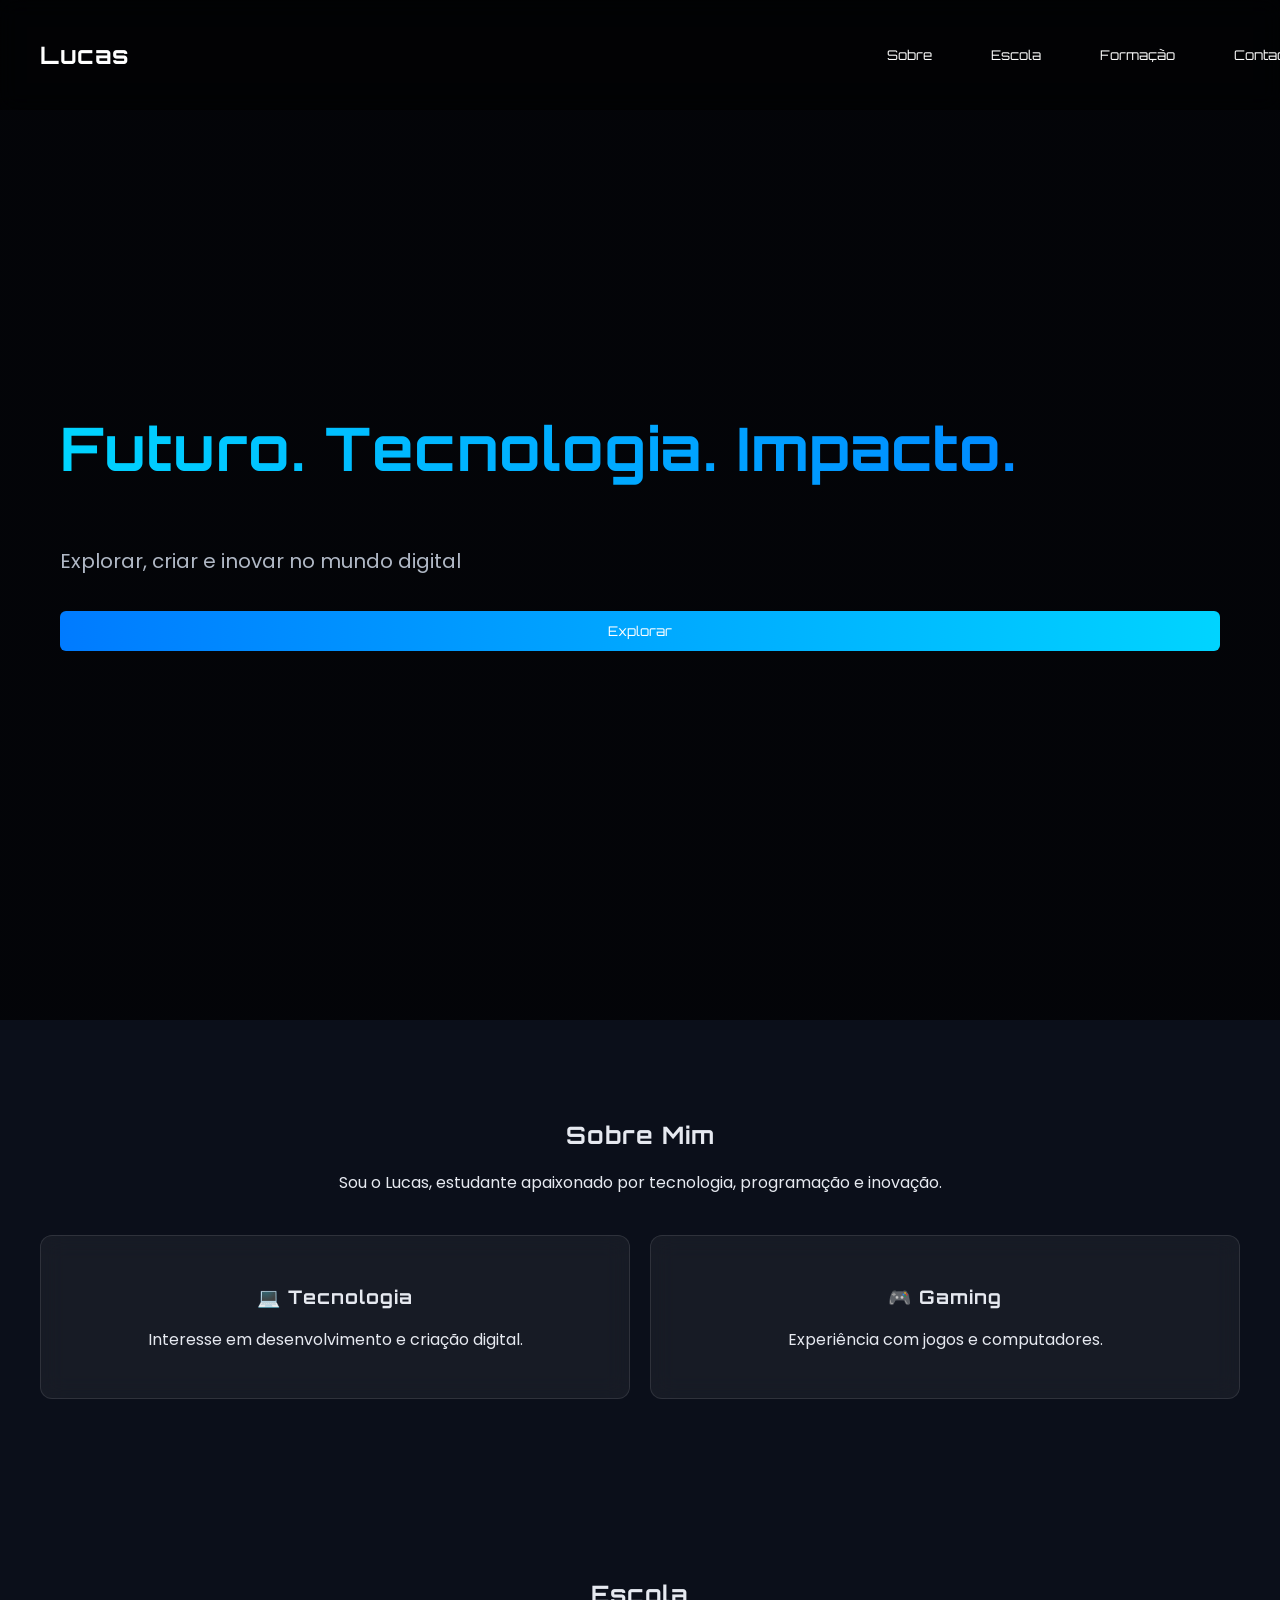
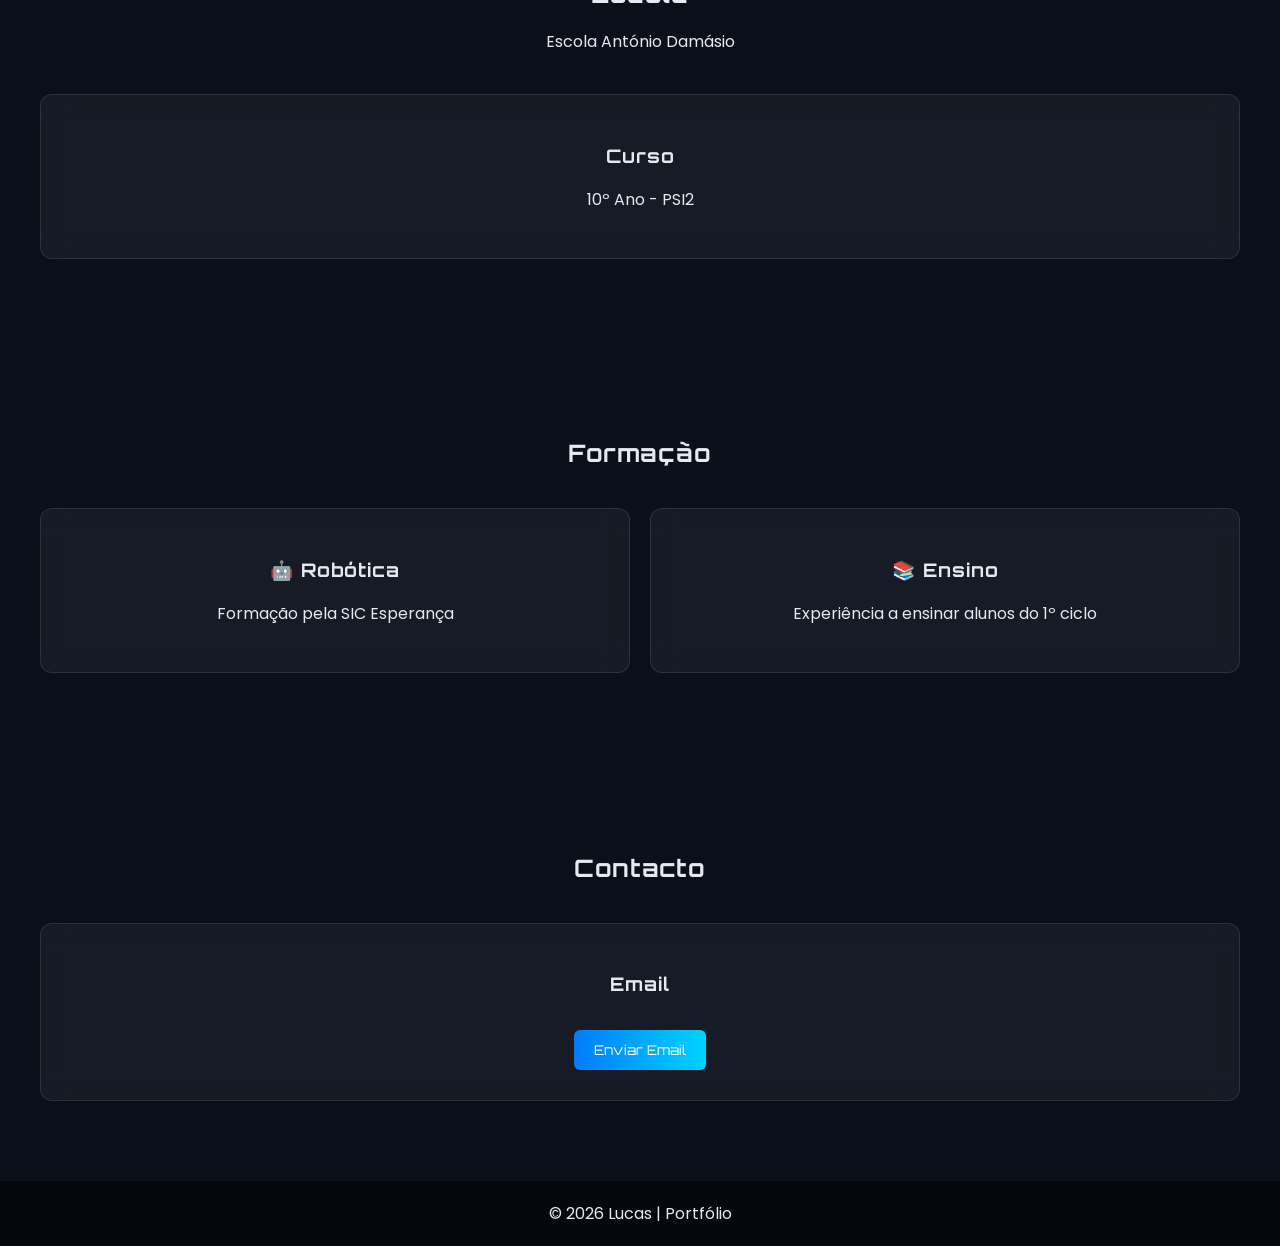
<file: index.html>
<!DOCTYPE html>
<html lang="pt">
<head>
<meta charset="UTF-8">
<meta name="viewport" content="width=device-width, initial-scale=1.0">

<!-- FONTES -->
<link href="https://fonts.googleapis.com/css2?family=Orbitron:wght@400;700&family=Poppins:wght@300;500&display=swap" rel="stylesheet">

<title>Lucas | Portfólio</title>

<style>

/* BASE */
body {
    margin: 0;
    font-family: 'Poppins', sans-serif;
    background: #0b0f1a;
    color: #e6e9f0;
}

/* TÍTULOS */
h1, h2, h3 {
    font-family: 'Orbitron', sans-serif;
    letter-spacing: 1px;
}

/* NAV */
nav {
    position: fixed;
    width: 100%;
    top: 0;
    display: flex;
    justify-content: space-between;
    padding: 20px 40px;
    background: rgba(0,0,0,0.5);
    backdrop-filter: blur(10px);
    color: white;
    z-index: 1000;
}

nav button {
    margin-left: 15px;
    background: none;
    border: none;
    color: white;
    cursor: pointer;
    font-family: 'Orbitron', sans-serif;
}

nav button:hover {
    color: #00d4ff;
}

/* HERO */
.hero {
    height: 100vh;
    background: linear-gradient(rgba(0,0,0,0.7), rgba(0,0,0,0.7)),
    url('https://images.unsplash.com/photo-1507679799987-c73779587ccf');
    background-size: cover;
    background-position: center;
    display: flex;
    flex-direction: column;
    justify-content: center;
    padding: 60px;
}

.hero h1 {
    font-size: 60px;
    background: linear-gradient(90deg, #00d4ff, #007bff);
    -webkit-background-clip: text;
    -webkit-text-fill-color: transparent;
}

.hero p {
    font-size: 20px;
    color: #b0b8c5;
}

/* BOTÕES */
button {
    margin-top: 15px;
    padding: 12px 20px;
    background: linear-gradient(90deg, #007bff, #00d4ff);
    border: none;
    color: white;
    border-radius: 6px;
    cursor: pointer;
    font-family: 'Orbitron', sans-serif;
    transition: 0.3s;
}

button:hover {
    transform: scale(1.05);
    box-shadow: 0 0 15px #00d4ff;
}

/* SECTIONS */
section {
    padding: 80px 40px;
    text-align: center;
}

/* GRID */
.grid {
    display: grid;
    grid-template-columns: repeat(auto-fit, minmax(250px, 1fr));
    gap: 20px;
    margin-top: 40px;
}

/* CARDS */
.card {
    background: rgba(255,255,255,0.05);
    backdrop-filter: blur(12px);
    border-radius: 12px;
    padding: 30px;
    border: 1px solid rgba(255,255,255,0.1);
    transition: 0.3s;
}

.card:hover {
    transform: translateY(-10px);
}

/* FOOTER */
footer {
    background: #05070d;
    padding: 20px;
    text-align: center;
}

/* SCROLL SUAVE */
html {
    scroll-behavior: smooth;
}

</style>
</head>

<body>

<!-- MENU -->
<nav>
    <h2>Lucas</h2>
    <div>
        <button onclick="go('sobre')">Sobre</button>
        <button onclick="go('escola')">Escola</button>
        <button onclick="go('formacao')">Formação</button>
        <button onclick="go('contactos')">Contacto</button>
    </div>
</nav>

<!-- HERO -->
<div class="hero">
    <h1>Futuro. Tecnologia. Impacto.</h1>
    <p>Explorar, criar e inovar no mundo digital</p>
    <button onclick="go('sobre')">Explorar</button>
</div>

<!-- SOBRE -->
<section id="sobre">
    <h2>Sobre Mim</h2>
    <p>Sou o Lucas, estudante apaixonado por tecnologia, programação e inovação.</p>

    <div class="grid">
        <div class="card">
            <h3>💻 Tecnologia</h3>
            <p>Interesse em desenvolvimento e criação digital.</p>
        </div>

        <div class="card">
            <h3>🎮 Gaming</h3>
            <p>Experiência com jogos e computadores.</p>
        </div>
    </div>
</section>

<!-- ESCOLA -->
<section id="escola">
    <h2>Escola</h2>
    <p>Escola António Damásio</p>

    <div class="grid">
        <div class="card">
            <h3>Curso</h3>
            <p>10º Ano - PSI2</p>
        </div>
    </div>
</section>

<!-- FORMAÇÃO -->
<section id="formacao">
    <h2>Formação</h2>

    <div class="grid">
        <div class="card">
            <h3>🤖 Robótica</h3>
            <p>Formação pela SIC Esperança</p>
        </div>

        <div class="card">
            <h3>📚 Ensino</h3>
            <p>Experiência a ensinar alunos do 1º ciclo</p>
        </div>
    </div>
</section>

<!-- CONTACTOS -->
<section id="contactos">
    <h2>Contacto</h2>

    <div class="grid">
        <div class="card">
            <h3>Email</h3>

            <a href="mailto:157936@aeolivais.pt?subject=Contacto pelo site&body=Olá Lucas, vi o teu site e queria falar contigo!">
                <button>Enviar Email</button>
            </a>

        </div>
    </div>
</section>

<footer>
    © 2026 Lucas | Portfólio
</footer>

<script>
function go(id){
    document.getElementById(id).scrollIntoView();
}
</script>

</body>
</html>
</file>
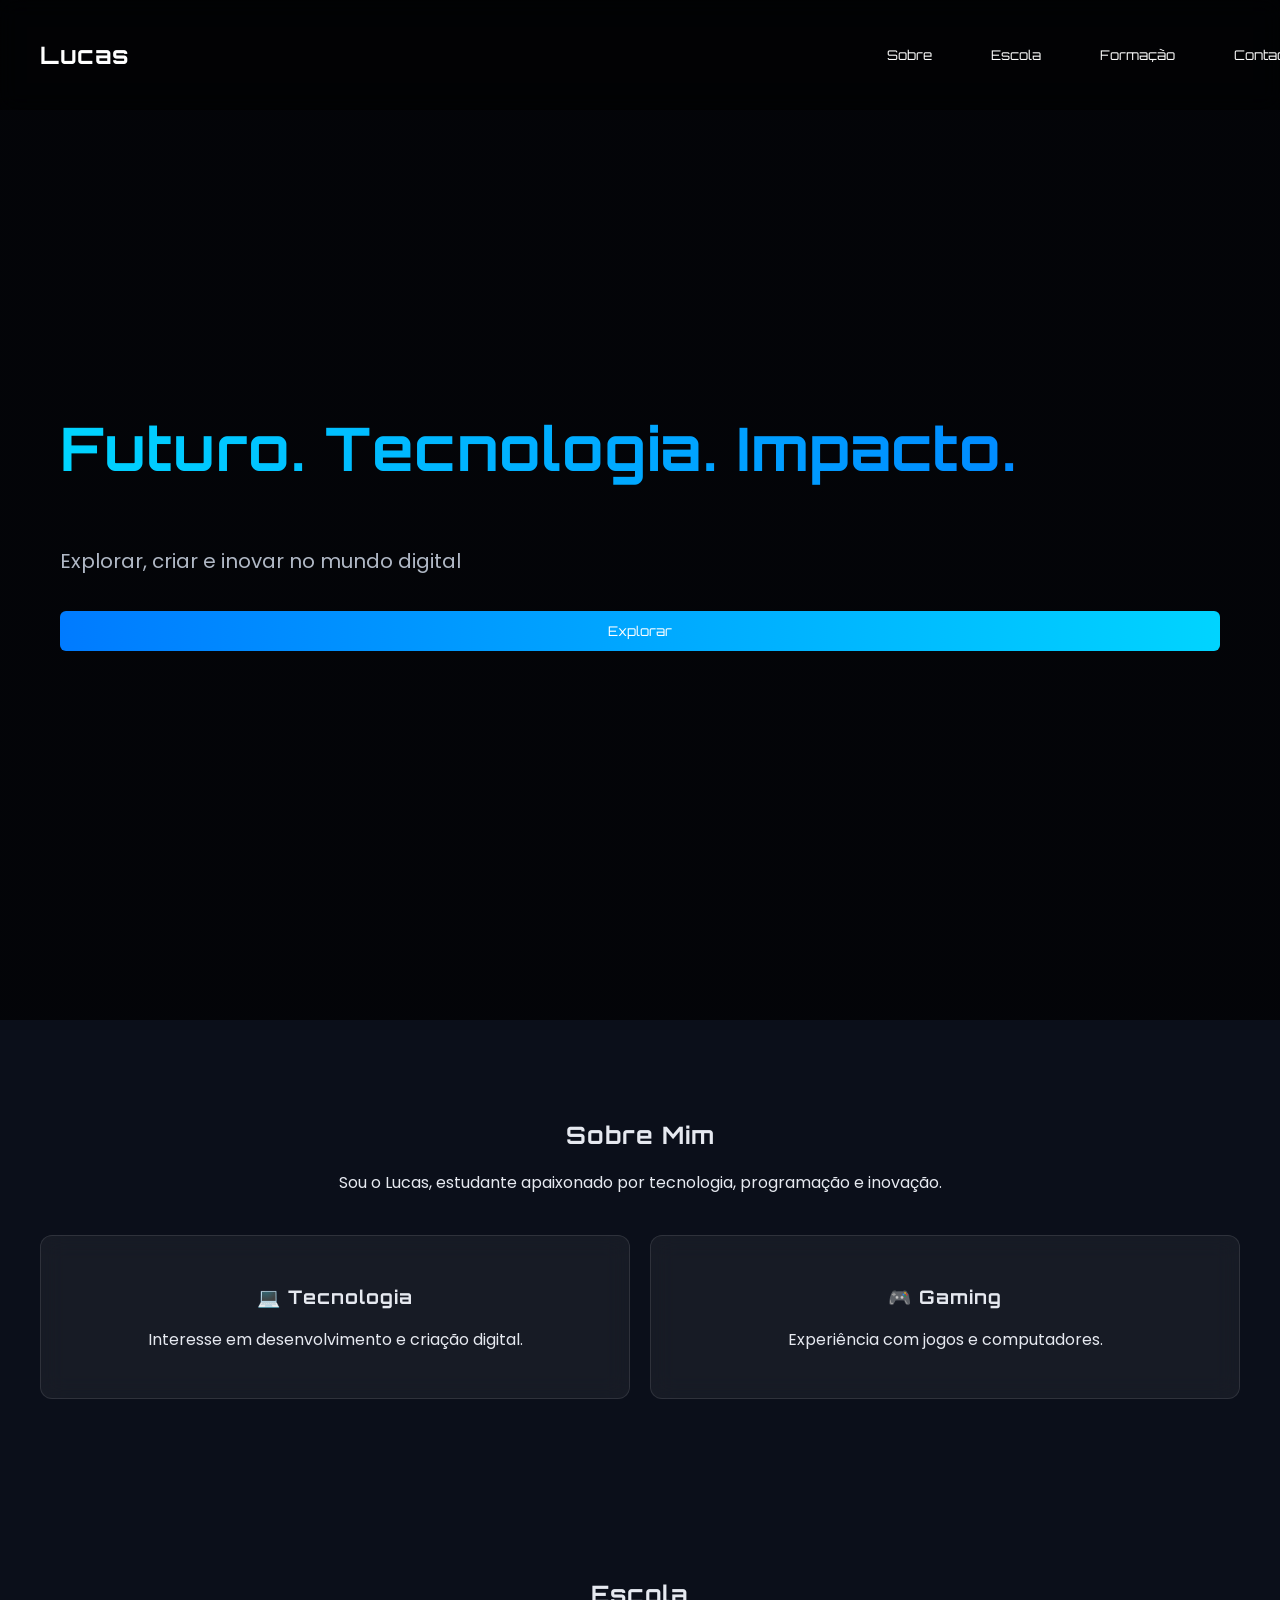
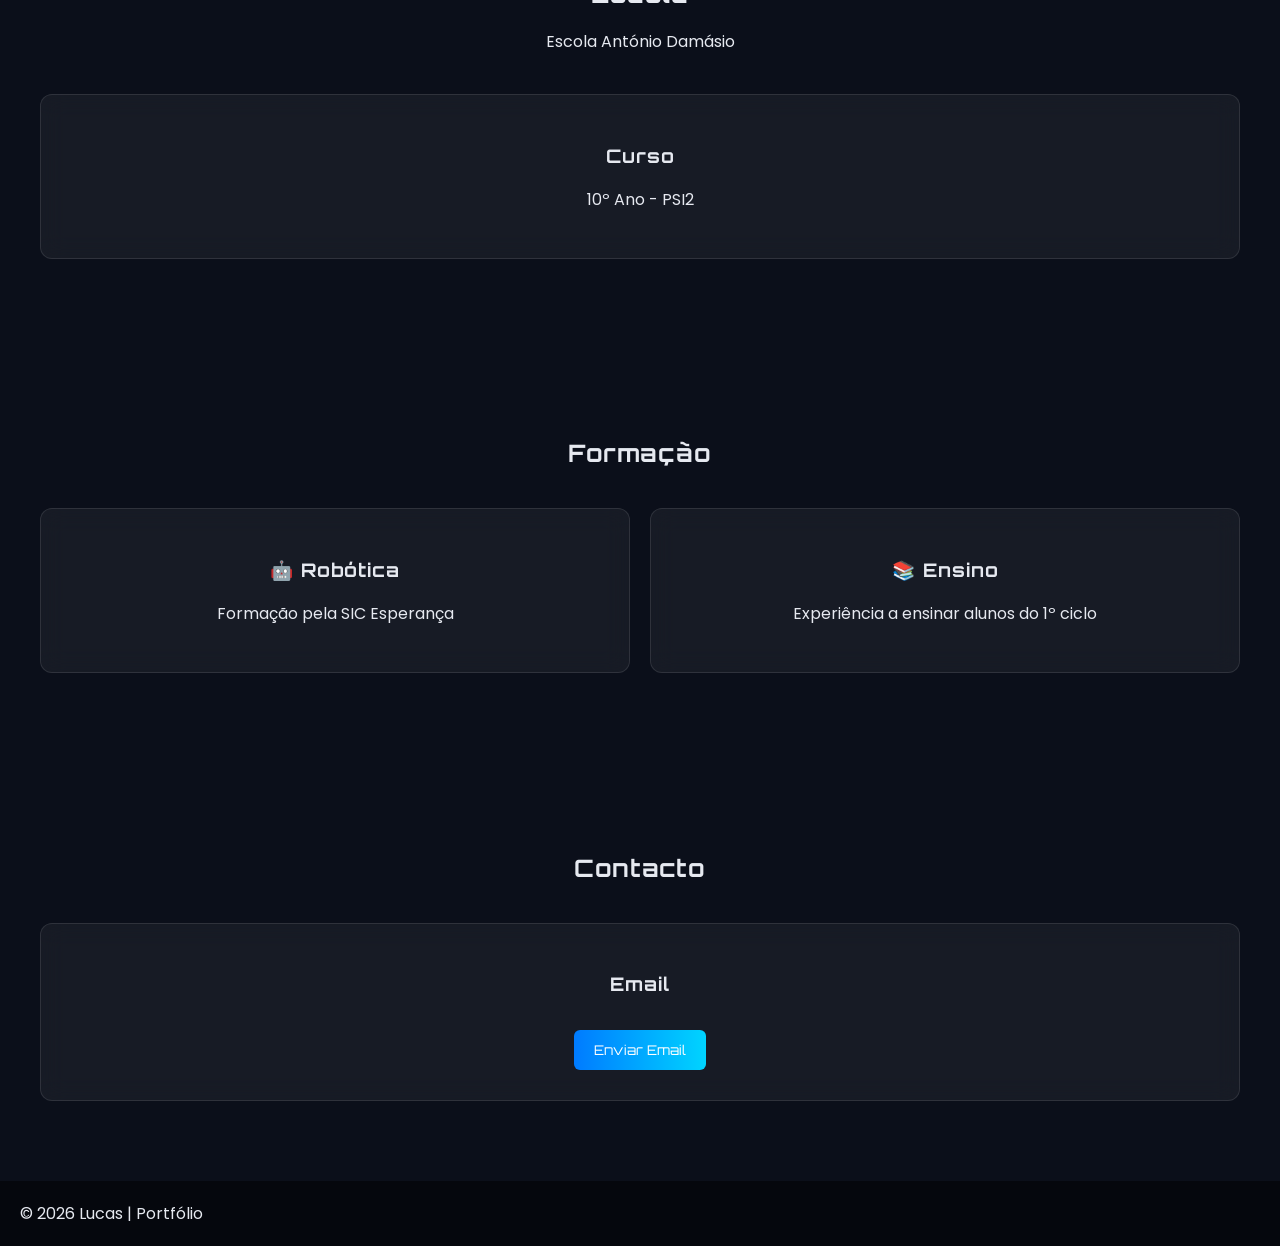
<file: novo projeto.html>
<!DOCTYPE html>
<html lang="pt">
<head>
<meta charset="UTF-8">
<meta name="viewport" content="width=device-width, initial-scale=1.0">

<!-- FONTES -->
<link href="https://fonts.googleapis.com/css2?family=Orbitron:wght@400;700&family=Poppins:wght@300;500&display=swap" rel="stylesheet">

<title>Lucas | Portfólio</title>

<style>

/* BASE */
body {
    margin: 0;
    font-family: 'Poppins', sans-serif;
    background: #0b0f1a;
    color: #e6e9f0;
}

/* TÍTULOS */
h1, h2, h3 {
    font-family: 'Orbitron', sans-serif;
    letter-spacing: 1px;
}

/* NAV */
nav {
    position: fixed;
    width: 100%;
    top: 0;
    display: flex;
    justify-content: space-between;
    padding: 20px 40px;
    background: rgba(0,0,0,0.5);
    backdrop-filter: blur(10px);
    color: white;
    z-index: 1000;
}

nav button {
    margin-left: 15px;
    background: none;
    border: none;
    color: white;
    cursor: pointer;
    font-family: 'Orbitron', sans-serif;
}

nav button:hover {
    color: #00d4ff;
}

/* HERO */
.hero {
    height: 100vh;
    background: linear-gradient(rgba(0,0,0,0.7), rgba(0,0,0,0.7)),
    url('https://images.unsplash.com/photo-1507679799987-c73779587ccf');
    background-size: cover;
    background-position: center;
    display: flex;
    flex-direction: column;
    justify-content: center;
    padding: 60px;
}

.hero h1 {
    font-size: 60px;
    background: linear-gradient(90deg, #00d4ff, #007bff);
    -webkit-background-clip: text;
    -webkit-text-fill-color: transparent;
}

.hero p {
    font-size: 20px;
    color: #b0b8c5;
}

/* BOTÕES */
button {
    margin-top: 15px;
    padding: 12px 20px;
    background: linear-gradient(90deg, #007bff, #00d4ff);
    border: none;
    color: white;
    border-radius: 6px;
    cursor: pointer;
    font-family: 'Orbitron', sans-serif;
    transition: 0.3s;
}

button:hover {
    transform: scale(1.05);
    box-shadow: 0 0 15px #00d4ff;
}

/* SECTIONS */
section {
    padding: 80px 40px;
    text-align: center;
}

/* GRID */
.grid {
    display: grid;
    grid-template-columns: repeat(auto-fit, minmax(250px, 1fr));
    gap: 20px;
    margin-top: 40px;
}

/* CARDS */
.card {
    background: rgba(255,255,255,0.05);
    backdrop-filter: blur(12px);
    border-radius: 12px;
    padding: 30px;
    border: 1px solid rgba(255,255,255,0.1);
    transition: 0.3s;
}

.card:hover {
    transform: translateY(-10px);
}

/* FOOTER */
footer {
    background: #05070d;
    padding: 20px;
}

/* SCROLL SUAVE */
html {
    scroll-behavior: smooth;
}

</style>
</head>

<body>

<!-- MENU -->
<nav>
    <h2>Lucas</h2>
    <div>
        <button onclick="go('sobre')">Sobre</button>
        <button onclick="go('escola')">Escola</button>
        <button onclick="go('formacao')">Formação</button>
        <button onclick="go('contactos')">Contacto</button>
    </div>
</nav>

<!-- HERO -->
<div class="hero">
    <h1>Futuro. Tecnologia. Impacto.</h1>
    <p>Explorar, criar e inovar no mundo digital</p>
    <button onclick="go('sobre')">Explorar</button>
</div>

<!-- SOBRE -->
<section id="sobre">
    <h2>Sobre Mim</h2>
    <p>Sou o Lucas, estudante apaixonado por tecnologia, programação e inovação.</p>

    <div class="grid">
        <div class="card">
            <h3>💻 Tecnologia</h3>
            <p>Interesse em desenvolvimento e criação digital.</p>
        </div>

        <div class="card">
            <h3>🎮 Gaming</h3>
            <p>Experiência com jogos e computadores.</p>
        </div>
    </div>
</section>

<!-- ESCOLA -->
<section id="escola">
    <h2>Escola</h2>
    <p>Escola António Damásio</p>

    <div class="grid">
        <div class="card">
            <h3>Curso</h3>
            <p>10º Ano - PSI2</p>
        </div>
    </div>
</section>

<!-- FORMAÇÃO -->
<section id="formacao">
    <h2>Formação</h2>

    <div class="grid">
        <div class="card">
            <h3>🤖 Robótica</h3>
            <p>Formação pela SIC Esperança</p>
        </div>

        <div class="card">
            <h3>📚 Ensino</h3>
            <p>Experiência a ensinar alunos do 1º ciclo</p>
        </div>
    </div>
</section>

<!-- CONTACTOS -->
<section id="contactos">
    <h2>Contacto</h2>

    <div class="grid">
        <div class="card">
            <h3>Email</h3>

            <a href="mailto:157936@aeolivais.pt?subject=Contacto pelo site&body=Olá Lucas, vi o teu site e queria falar contigo!">
                <button>Enviar Email</button>
            </a>

        </div>
    </div>
</section>

<footer>
    © 2026 Lucas | Portfólio
</footer>

<script>
function go(id){
    document.getElementById(id).scrollIntoView();
}
</script>

</body>
</html>
</file>
